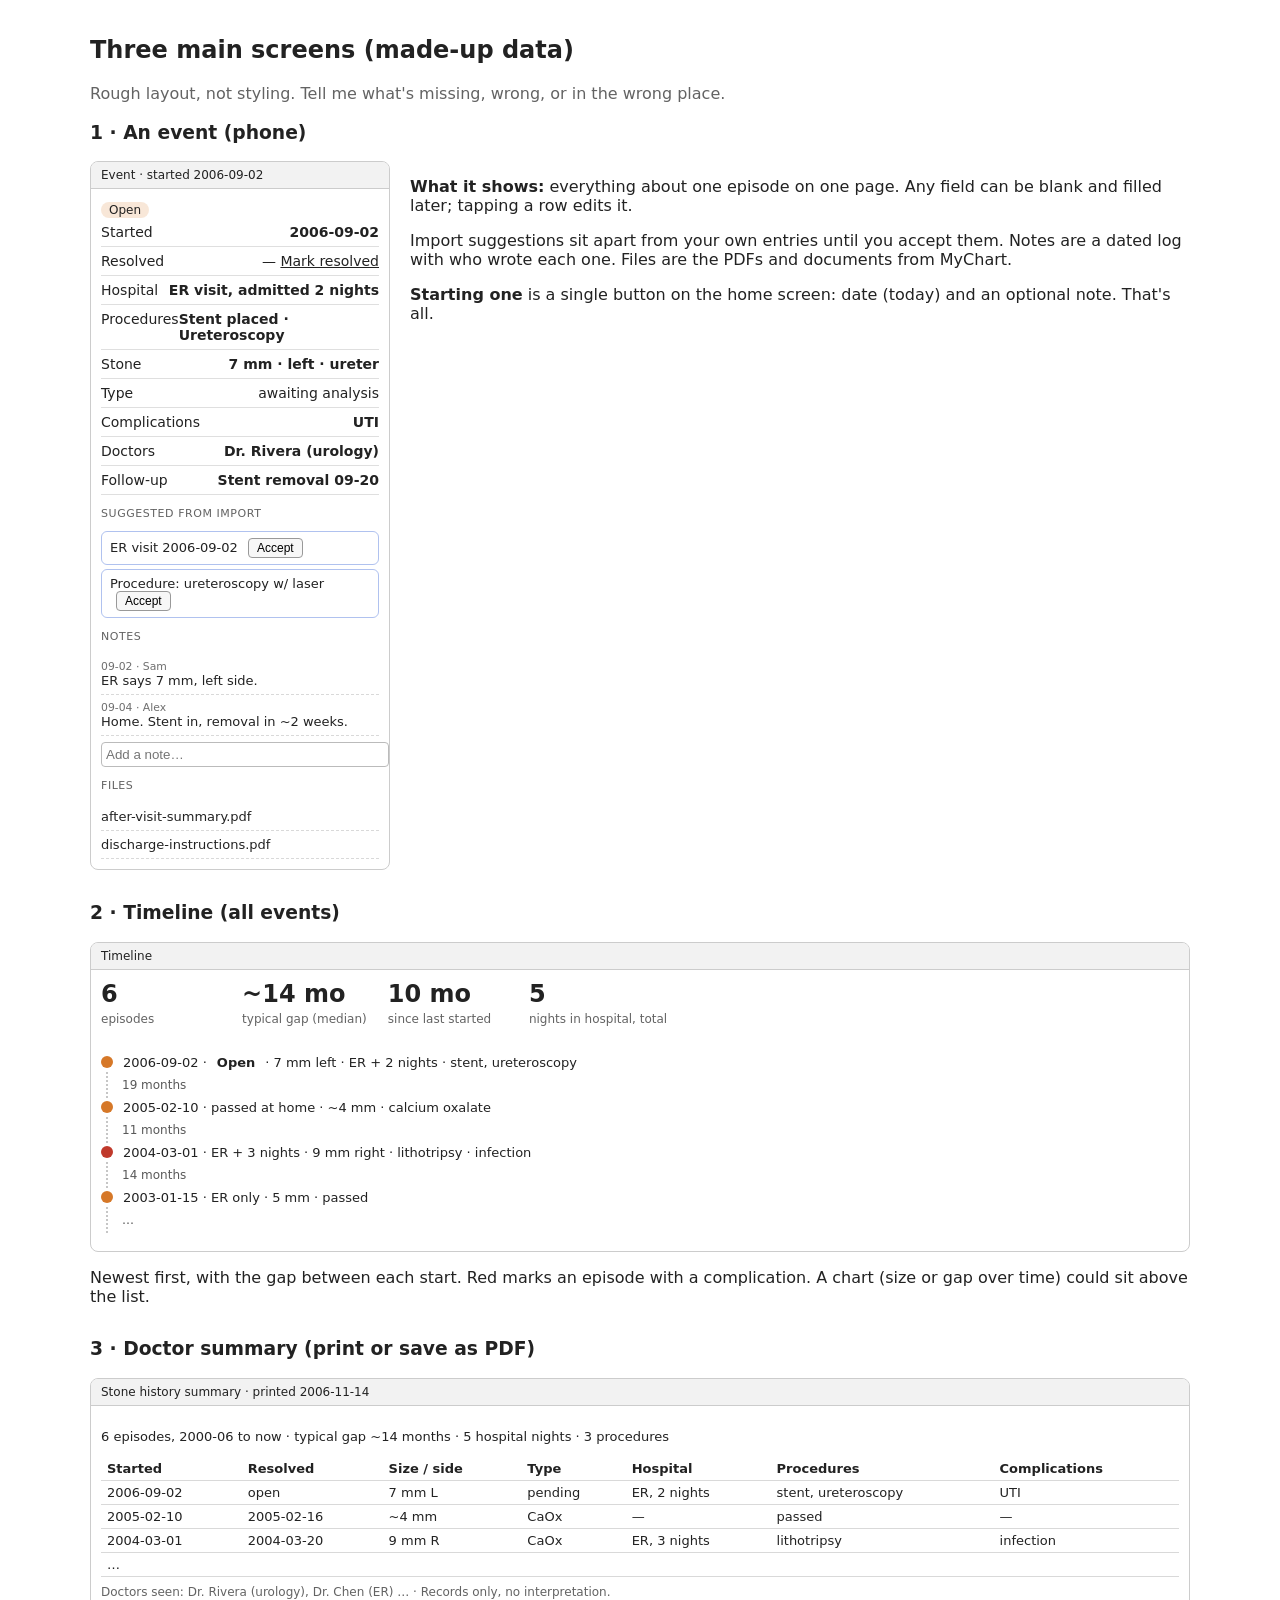
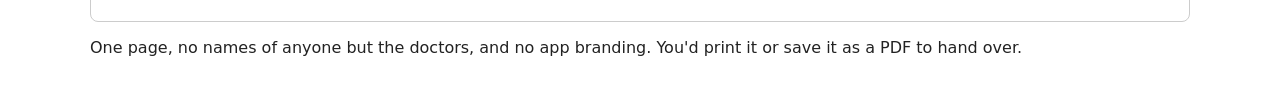
<file: docs/superpowers/specs/2026-11-14-sickbay-mockups.html>
<!doctype html>
<html lang="en"><head><meta charset="utf-8"><meta name="viewport" content="width=device-width, initial-scale=1">
<title>Sickbay mockups</title>
<style>
body{font-family:system-ui,sans-serif;max-width:1100px;margin:0 auto;padding:16px;background:#fff;color:#222}
.subtitle{opacity:.7}.section{margin-bottom:32px}.label{font-size:11px;text-transform:uppercase;letter-spacing:.05em;opacity:.7}
.mockup{border:1px solid #ccc;border-radius:8px;overflow:hidden}.mockup-header{background:#f2f2f2;padding:6px 10px;font-size:12px;border-bottom:1px solid #ccc}
.mockup-body{padding:10px}.mock-button{border:1px solid #999;border-radius:4px;background:#f7f7f7}.mock-input{border:1px solid #bbb;border-radius:4px;padding:4px}
</style></head><body>
<!-- Design-time mockups for docs/superpowers/specs/2026-11-14-sickbay-design.md. Every name, date and value is made up. -->
<h2>Three main screens (made-up data)</h2>
<p class="subtitle">Rough layout, not styling. Tell me what's missing, wrong, or in the wrong place.</p>

<style>
  .scr { display:grid; grid-template-columns: 300px 1fr; gap:20px; align-items:start; }
  @media (max-width: 900px){ .scr{ grid-template-columns:1fr; } }
  .phone { max-width:300px; }
  .row { display:flex; justify-content:space-between; padding:6px 0; border-bottom:1px solid rgba(128,128,128,.25); font-size:14px; }
  .row b { font-weight:600; }
  .pill { display:inline-block; padding:1px 8px; border-radius:10px; font-size:12px; background:rgba(214,120,40,.18); }
  .pill.ok { background:rgba(60,160,90,.18); }
  .note { font-size:13px; padding:6px 0; border-bottom:1px dashed rgba(128,128,128,.3); }
  .note small { opacity:.65; display:block; }
  .sug { font-size:13px; padding:6px 8px; margin:4px 0; border:1px solid rgba(80,120,220,.45); border-radius:6px; }
  .sug .mock-button { padding:2px 8px; font-size:12px; margin-left:6px; }
  .tl { position:relative; margin:18px 0 8px; }
  .tl .ev { display:flex; align-items:center; gap:10px; font-size:13px; margin:2px 0; }
  .tl .dot { width:12px; height:12px; border-radius:50%; background:#d67828; flex:none; }
  .tl .dot.h { background:#c0392b; }
  .tl .gap { margin-left:5px; border-left:2px dotted rgba(128,128,128,.6); padding:6px 0 6px 14px; font-size:12px; opacity:.75; }
  .stat { display:inline-block; min-width:120px; margin:0 16px 10px 0; }
  .stat .n { font-size:24px; font-weight:600; display:block; }
  .stat .l { font-size:12px; opacity:.7; }
  table.sum { border-collapse:collapse; width:100%; font-size:13px; }
  table.sum th, table.sum td { text-align:left; padding:4px 6px; border-bottom:1px solid rgba(128,128,128,.3); }
</style>

<div class="section">
<h3>1 · An event (phone)</h3>
<div class="scr">
  <div class="mockup phone">
    <div class="mockup-header">Event · started 2006-09-02</div>
    <div class="mockup-body">
      <span class="pill">Open</span>
      <div class="row"><span>Started</span><b>2006-09-02</b></div>
      <div class="row"><span>Resolved</span><span>— <u>Mark resolved</u></span></div>
      <div class="row"><span>Hospital</span><b>ER visit, admitted 2 nights</b></div>
      <div class="row"><span>Procedures</span><b>Stent placed · Ureteroscopy</b></div>
      <div class="row"><span>Stone</span><b>7 mm · left · ureter</b></div>
      <div class="row"><span>Type</span><span>awaiting analysis</span></div>
      <div class="row"><span>Complications</span><b>UTI</b></div>
      <div class="row"><span>Doctors</span><b>Dr. Rivera (urology)</b></div>
      <div class="row"><span>Follow-up</span><b>Stent removal 09-20</b></div>
      <p class="label" style="margin-top:12px">Suggested from import</p>
      <div class="sug">ER visit 2006-09-02 <button class="mock-button">Accept</button></div>
      <div class="sug">Procedure: ureteroscopy w/ laser <button class="mock-button">Accept</button></div>
      <p class="label" style="margin-top:12px">Notes</p>
      <div class="note"><small>09-02 · Sam</small>ER says 7 mm, left side.</div>
      <div class="note"><small>09-04 · Alex</small>Home. Stent in, removal in ~2 weeks.</div>
      <input class="mock-input" placeholder="Add a note…" style="width:100%;margin-top:6px">
      <p class="label" style="margin-top:12px">Files</p>
      <div class="note">after-visit-summary.pdf</div>
      <div class="note">discharge-instructions.pdf</div>
    </div>
  </div>
  <div>
    <p><b>What it shows:</b> everything about one episode on one page. Any field can be blank and filled later; tapping a row edits it.</p>
    <p>Import suggestions sit apart from your own entries until you accept them. Notes are a dated log with who wrote each one. Files are the PDFs and documents from MyChart.</p>
    <p><b>Starting one</b> is a single button on the home screen: date (today) and an optional note. That's all.</p>
  </div>
</div>
</div>

<div class="section">
<h3>2 · Timeline (all events)</h3>
<div class="mockup">
  <div class="mockup-header">Timeline</div>
  <div class="mockup-body">
    <span class="stat"><span class="n">6</span><span class="l">episodes</span></span>
    <span class="stat"><span class="n">~14 mo</span><span class="l">typical gap (median)</span></span>
    <span class="stat"><span class="n">10 mo</span><span class="l">since last started</span></span>
    <span class="stat"><span class="n">5</span><span class="l">nights in hospital, total</span></span>
    <div class="tl">
      <div class="ev"><span class="dot"></span>2006-09-02 · <b>Open</b> · 7 mm left · ER + 2 nights · stent, ureteroscopy</div>
      <div class="gap">19 months</div>
      <div class="ev"><span class="dot"></span>2005-02-10 · passed at home · ~4 mm · calcium oxalate</div>
      <div class="gap">11 months</div>
      <div class="ev"><span class="dot h"></span>2004-03-01 · ER + 3 nights · 9 mm right · lithotripsy · infection</div>
      <div class="gap">14 months</div>
      <div class="ev"><span class="dot"></span>2003-01-15 · ER only · 5 mm · passed</div>
      <div class="gap">…</div>
    </div>
  </div>
</div>
<p>Newest first, with the gap between each start. Red marks an episode with a complication. A chart (size or gap over time) could sit above the list.</p>
</div>

<div class="section">
<h3>3 · Doctor summary (print or save as PDF)</h3>
<div class="mockup">
  <div class="mockup-header">Stone history summary · printed 2006-11-14</div>
  <div class="mockup-body">
    <p style="font-size:13px">6 episodes, 2000-06 to now · typical gap ~14 months · 5 hospital nights · 3 procedures</p>
    <table class="sum">
      <tr><th>Started</th><th>Resolved</th><th>Size / side</th><th>Type</th><th>Hospital</th><th>Procedures</th><th>Complications</th></tr>
      <tr><td>2006-09-02</td><td>open</td><td>7 mm L</td><td>pending</td><td>ER, 2 nights</td><td>stent, ureteroscopy</td><td>UTI</td></tr>
      <tr><td>2005-02-10</td><td>2005-02-16</td><td>~4 mm</td><td>CaOx</td><td>—</td><td>passed</td><td>—</td></tr>
      <tr><td>2004-03-01</td><td>2004-03-20</td><td>9 mm R</td><td>CaOx</td><td>ER, 3 nights</td><td>lithotripsy</td><td>infection</td></tr>
      <tr><td>…</td><td></td><td></td><td></td><td></td><td></td><td></td></tr>
    </table>
    <p style="font-size:12px;opacity:.7;margin-top:8px">Doctors seen: Dr. Rivera (urology), Dr. Chen (ER) … · Records only, no interpretation.</p>
  </div>
</div>
<p>One page, no names of anyone but the doctors, and no app branding. You'd print it or save it as a PDF to hand over.</p>
</div>

</body></html>
</file>
